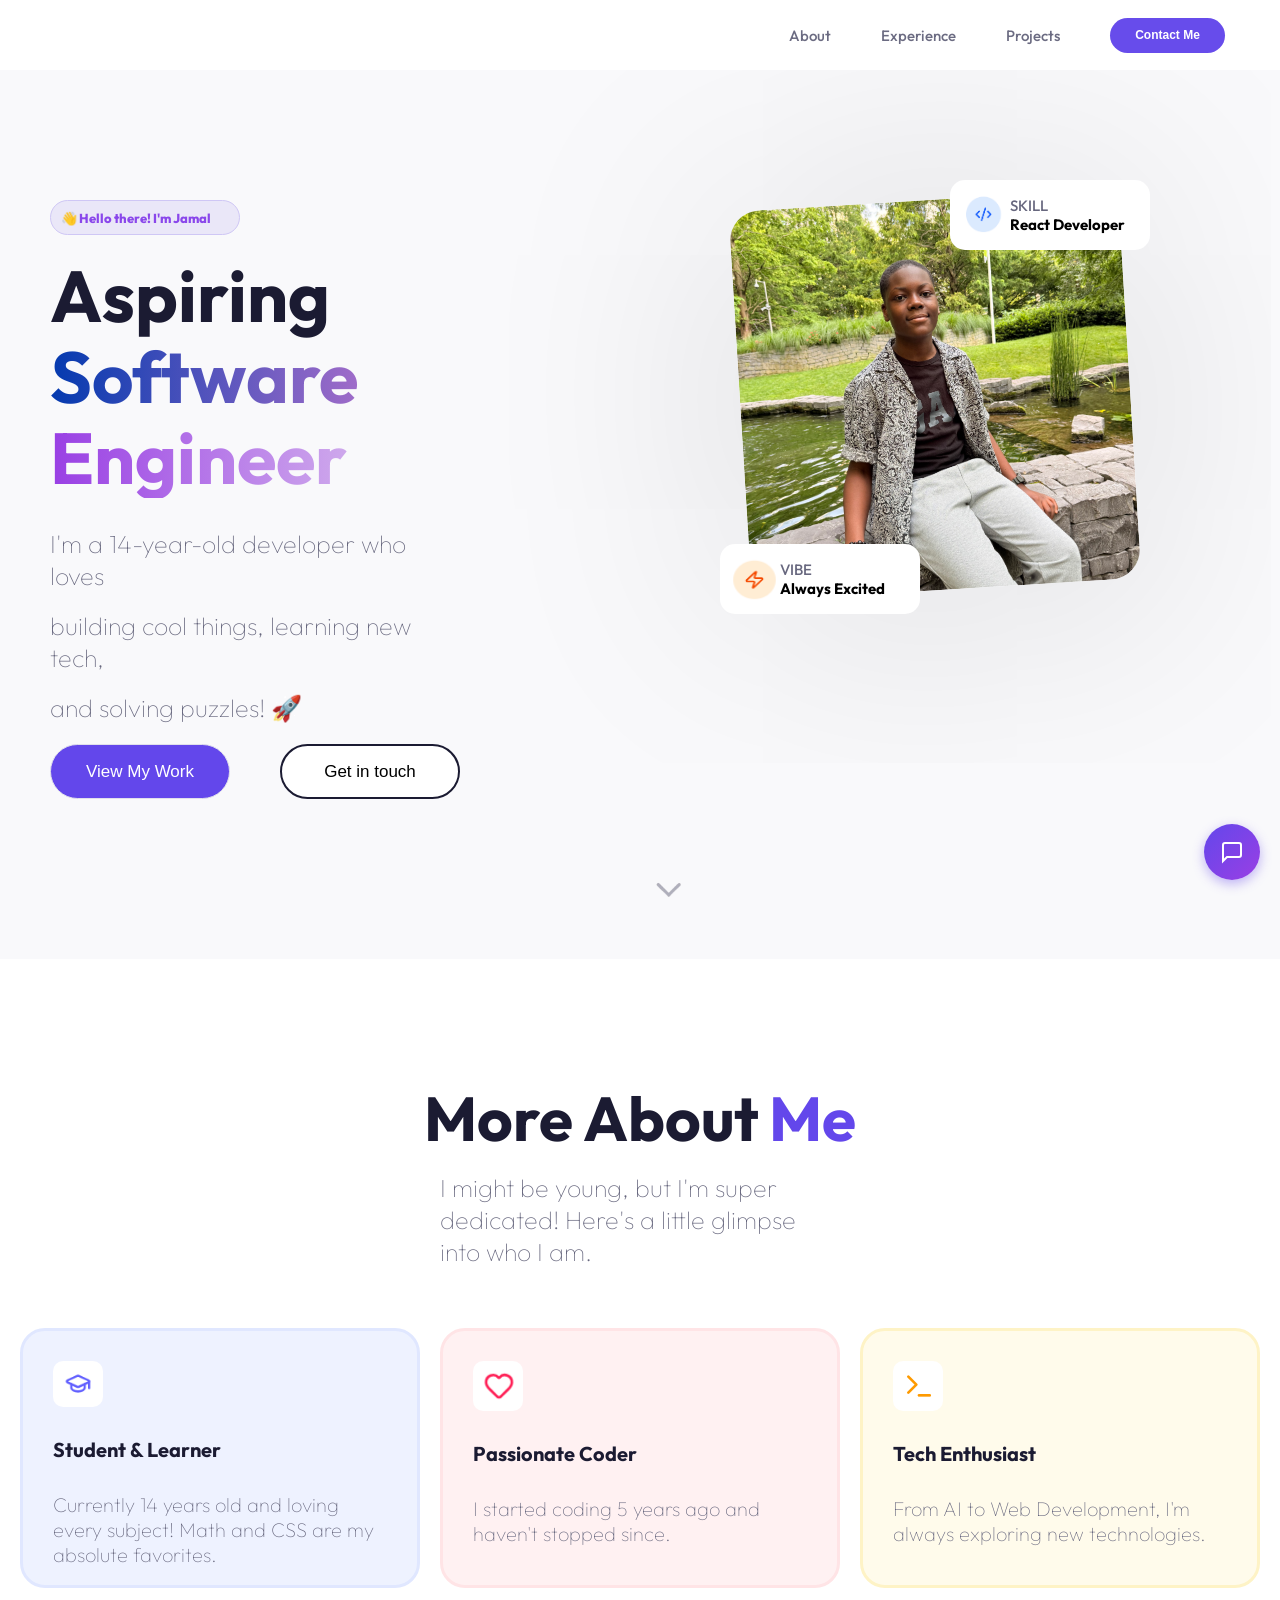
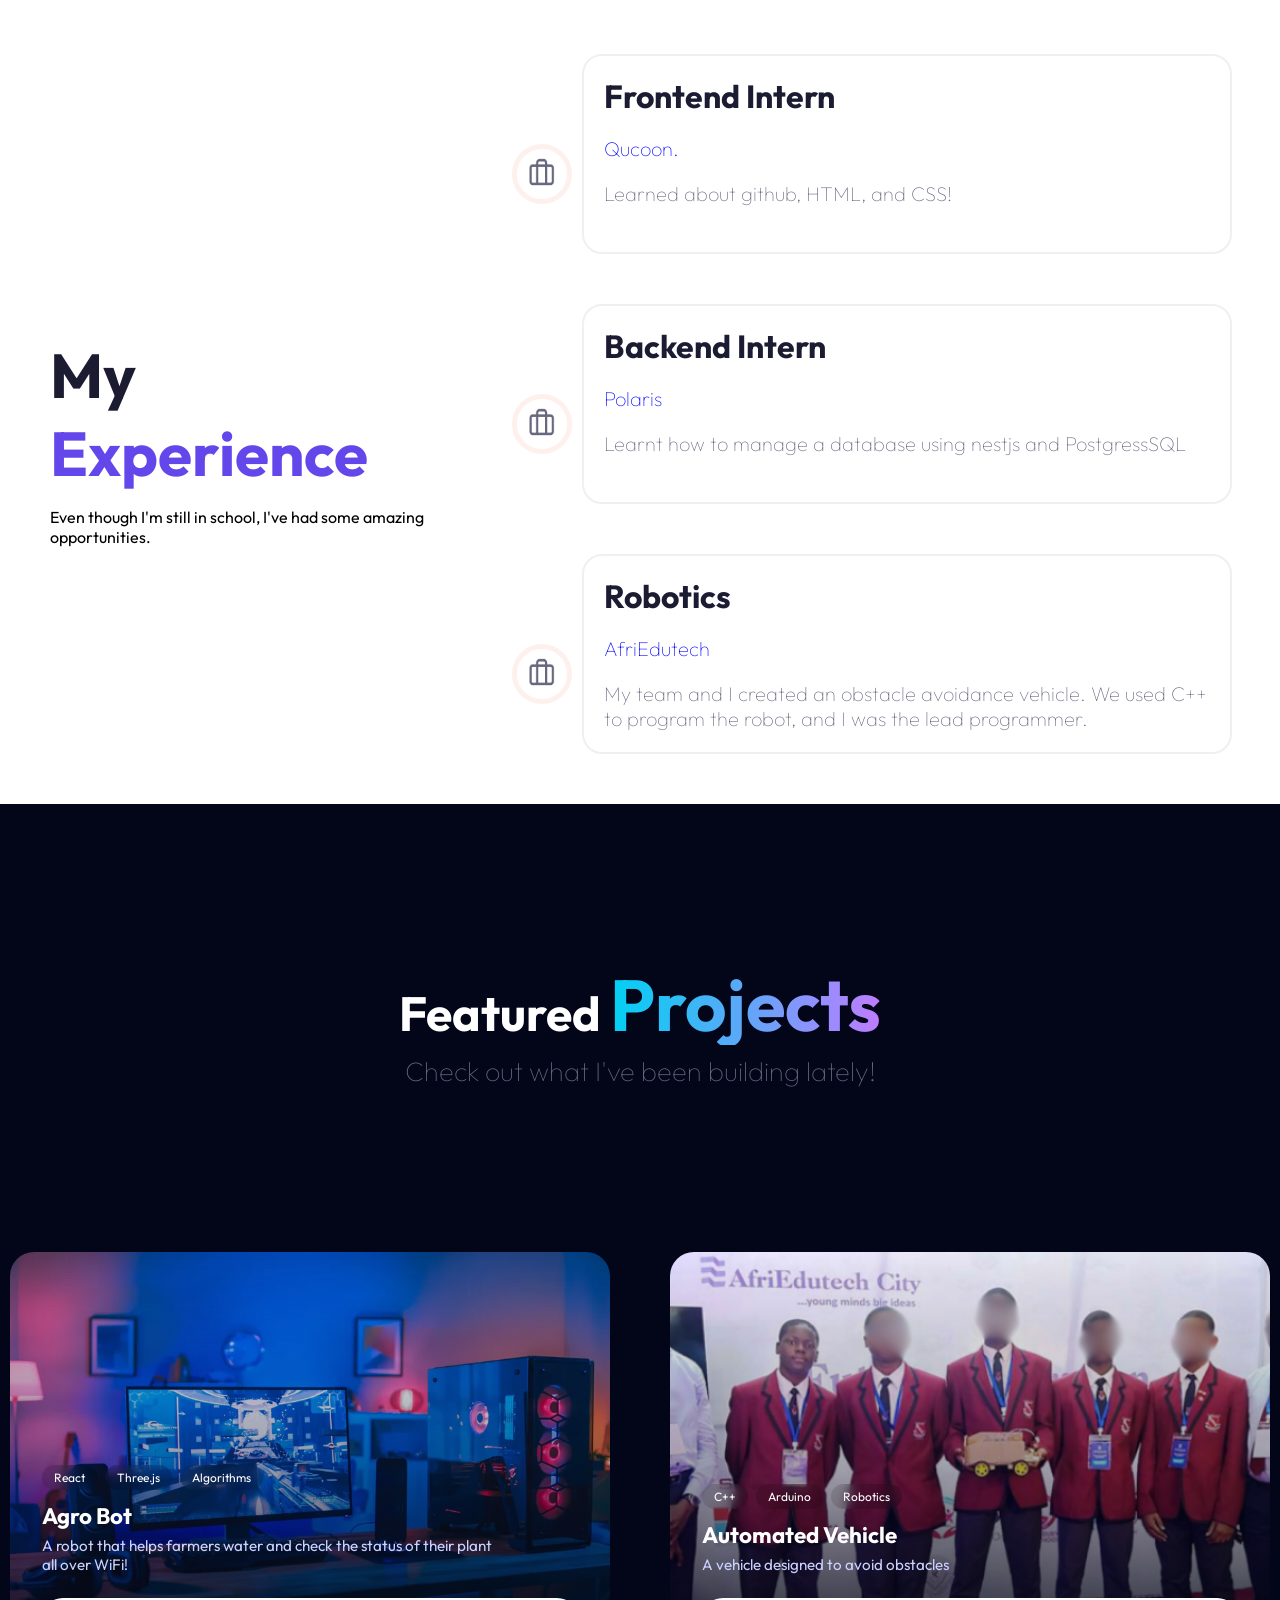
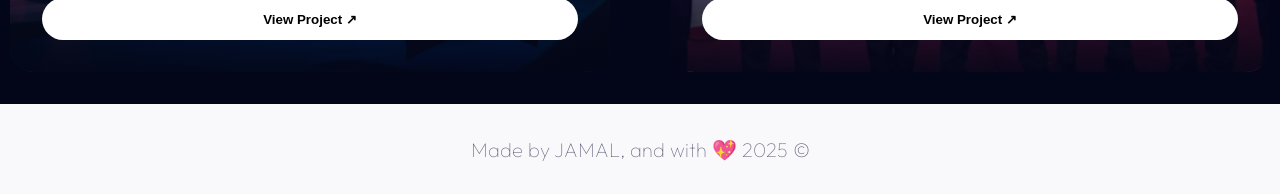
<file: index.html>
<!doctype html>
<html lang="en">
  <head>
    <meta charset="UTF-8" />
    <meta name="viewport" content="width=device-width, initial-scale=1.0" />
    <title>Portfolio</title>
    <link rel="stylesheet" href="style.css" />
    <link rel="preconnect" href="https://fonts.googleapis.com" />
    <link rel="preconnect" href="https://fonts.gstatic.com" crossorigin />
    <link
      href="https://fonts.googleapis.com/css2?family=Outfit:wght@300;400;500;600;700;800&display=swap"
      rel="stylesheet"
    />
    <link rel="icon" href="favicon.png" type="image/x-icon" />
  </head>
  <body>
    <nav class="nav_bar">
      <a href="#about"><p class="skill-text">About</p></a>
      <a href="#experience"><p class="skill-text">Experience</p></a>
      <a href="#projects"><p class="skill-text">Projects</p></a>
      <a href="#contact">
        <button class="nav-button">Contact Me</button>
      </a>
    </nav>
    <main class="container">
      <section class="welcome" id="about">
        <div class="welcome_content">
          <div class="left">
            <div class="hello">
              <h4>👋 Hello there! I'm Jamal</h4>
            </div>

            <h1 class="title">
              Aspiring <span class="colored">Software</span>
              <span class="engine_color">Engineer</span>
            </h1>

            <div class="paragraph">
              <p class="content">I'm a 14-year-old developer who loves</p>
              <p class="content">building cool things, learning new tech,</p>
              <p class="content">and solving puzzles! 🚀</p>
            </div>

            <div class="button_div">
              <a href="#projects">
                <button class="button">View My Work</button>
              </a>
              <a href="#contact">
                <button class="button2">Get in touch</button>
              </a>
            </div>
          </div>

          <div class="right">
            <div class="right-image-container">
              <img class="me" src="jamal1.jpeg" />

              <div class="skill">
                <img src="f.png" />
                <div class="skill-content">
                  <p class="skill-text">SKILL</p>
                  <p class="dev">React Developer</p>
                </div>
              </div>

              <div class="vibe">
                <img src="g.png" />
                <div class="skill-content">
                  <p class="skill-text">VIBE</p>
                  <p class="dev">Always Excited</p>
                </div>
              </div>
            </div>
          </div>
        </div>
        <div class="arrow">
          <img src="h.png" class="h" />
        </div>
      </section>
    </main>

    <section class="more_about-me">
      <div class="about_header">
        <div class="row">
          <h1 class="More">More About</h1>
          <h1 class="More2">Me</h1>
        </div>
        <p class="content">
          I might be young, but I'm super dedicated! Here's a little glimpse
          into who I am.
        </p>
      </div>

      <div class="cards">
        <div class="card1">
          <img src="a.png" class="tiny" />
          <p class="card_hed">Student & Learner</p>
          <p class="p_content">
            Currently 14 years old and loving every subject! Math and CSS are my
            absolute favorites.
          </p>
        </div>

        <div class="card2">
          <img src="b.png" class="tiny" />
          <p class="card_hed">Passionate Coder</p>
          <p class="p_content">
            I started coding 5 years ago and haven't stopped since.
          </p>
        </div>

        <div class="card3">
          <img src="c.png" class="tiny" />
          <p class="card_hed">Tech Enthusiast</p>
          <p class="p_content">
            From AI to Web Development, I'm always exploring new technologies.
          </p>
        </div>
      </div>
    </section>

    <section class="my_experiences">
      <div class="left_exp" id="experience">
        <div class="exp_hed">
          <h1 class="More">My</h1>
          <h1 class="More2">Experience</h1>
        </div>
        <p class="p_content0">
          Even though I'm still in school, I've had some amazing opportunities.
        </p>
      </div>

      <div class="right_exp">
        <div class="right_cards">
          <div class="right_card">
            <img src="bag.png" class="bag" />
            <div class="right_card_content">
              <h1 class="right_hed">Frontend Intern</h1>
              <p class="p_content_color">Qucoon.</p>
              <p class="p_contents">Learned about github, HTML, and CSS!</p>
            </div>
          </div>
        </div>

        <div class="right_cards">
          <div class="right_card">
            <img src="bag.png" class="bag" />
            <div class="right_card_content">
              <h1 class="right_hed">Backend Intern</h1>
              <p class="p_content_color">Polaris</p>
              <p class="p_contents">
                Learnt how to manage a database using nestjs and PostgressSQL
              </p>
            </div>
          </div>
        </div>

        <div class="right_cards">
          <div class="right_card">
            <img src="bag.png" class="bag" />
            <div class="right_card_content">
              <h1 class="right_hed">Robotics</h1>
              <p class="p_content_color">AfriEdutech</p>
              <p class="p_contents">
                My team and I created an obstacle avoidance vehicle. We used C++
                to program the robot, and I was the lead programmer.
              </p>
            </div>
          </div>
        </div>
      </div>
    </section>
    <!-- <section>
      <div class="certification">
        <h1 class="Certification_Title">My Certifications</h1>
      </div>
    </section> -->
    <section class="featured_projects" id="projects">
      <div class="fhed">
        <h1 class="title2">Featured <span class="colored2">Projects</span></h1>
        <p class="p_content3">Check out what I've been building lately!</p>
      </div>

      <div class="last_row">
        <div class="no1">
          <div class="project_overlay">
            <div class="project_tags">
              <span>React</span>
              <span>Three.js</span>
              <span>Algorithms</span>
            </div>
            <h3>Agro Bot</h3>
            <p class="project_desc">
              A robot that helps farmers water and check the status of their
              plant all over WiFi!
            </p>
            <button class="project_btn">View Project ↗</button>
          </div>
        </div>

        <div class="no2">
          <div class="project_overlay">
            <div class="project_tags">
              <span>C++</span>
              <span>Arduino</span>
              <span>Robotics</span>
            </div>
            <h3>Automated Vehicle</h3>
            <p class="project_desc">A vehicle designed to avoid obstacles</p>
            <button class="project_btn">View Project ↗</button>
          </div>
        </div>
      </div>
    </section>

    <div class="footer" id="contact">
      <p class="p_content">Made by JAMAL, and with 💖 2025 ©️</p>
    </div>

    <!-- Chatbot Widget -->
    <div class="chatbot-widget">
      <div class="chatbot-toggle" id="chatbotToggle">
        <svg
          width="24"
          height="24"
          viewBox="0 0 24 24"
          fill="none"
          stroke="currentColor"
          stroke-width="2"
        >
          <path
            d="M21 15a2 2 0 0 1-2 2H7l-4 4V5a2 2 0 0 1 2-2h14a2 2 0 0 1 2 2z"
          ></path>
        </svg>
      </div>

      <div class="chatbot-window" id="chatbotWindow">
        <div class="chatbot-header">
          <h3>Chat with me!</h3>
          <button class="chatbot-close" id="chatbotClose">×</button>
        </div>

        <div class="chatbot-messages" id="chatbotMessages">
          <div class="message bot-message">
            <p>Hi! 👋 How can I help you today?</p>
          </div>
        </div>

        <div class="chatbot-input-area">
          <input
            type="text"
            id="chatbotInput"
            class="chatbot-input"
            placeholder="Type your message..."
          />
          <button class="chatbot-send" id="chatbotSend">
            <svg
              width="18"
              height="18"
              viewBox="0 0 24 24"
              fill="none"
              stroke="currentColor"
              stroke-width="2"
            >
              <line x1="22" y1="2" x2="11" y2="13"></line>
              <polygon points="22 2 15 22 11 13 2 9 22 2"></polygon>
            </svg>
          </button>
        </div>
      </div>
    </div>

    <script src="chatbot.js"></script>
  </body>
</html>
</file>
<file: style.css>
* {
  margin: 0;
  padding: 0;
  box-sizing: border-box;
}

body {
  overflow-x: hidden;
  font-family:
    Outfit,
    system-ui,
    -apple-system,
    BlinkMacSystemFont,
    "Segoe UI",
    Roboto,
    Oxygen,
    Ubuntu,
    Cantarell,
    "Open Sans",
    "Helvetica Neue",
    sans-serif;
  background-color: #f9f9fb;
  overflow-x: hidden !important;
  overflow-y: auto !important;
}

/* Full Page Preloader */
#preloader {
  position: fixed;
  top: 0;
  left: 0;
  width: 100%;
  height: 100%;
  background-color: #f9f9fb;
  display: flex;
  flex-direction: column;
  justify-content: center;
  align-items: center;
  z-index: 9999;
  transition:
    opacity 0.8s ease,
    visibility 0.8s ease;
}

#preloader.fade-out {
  opacity: 0;
  visibility: hidden;
}

.preloader-spinner {
  width: 80px;
  height: 80px;
  border: 8px solid #e0e0e0;
  border-top: 8px solid #6347eb;
  border-radius: 50%;
  animation: spin 1.2s linear infinite;
}

.preloader-text {
  margin-top: 30px;
  font-size: 18px;
  color: #67677e;
  font-weight: 500;
  letter-spacing: 2px;
}

@keyframes spin {
  0% {
    transform: rotate(0deg);
  }
  100% {
    transform: rotate(360deg);
  }
}

/* End of Preloader Styles */

.title {
  line-height: 81px;
}
.fhed {
  display: flex;
  flex-direction: column;
  align-items: center;
  /* border: 1px solid lime; */
  margin-top: 120px;
}
.title2 {
  line-height: 81px;
  color: white;
  margin-top: 40px;
}

.p_content3 {
  color: #67677e;
  font-size: 27px;
  font-weight: 100;
}

.last_row {
  display: flex;
  gap: 60px;
}

.no1 {
  width: 600px;
  height: 400px;
  background-color: #e0e0e0; /* Skeleton base color */
  background-image: url("hi.png");
  border-radius: 20px;
  background-size: cover;
  background-position: center;
  position: relative;
  overflow: hidden;
}

.no1::before {
  content: "";
  position: absolute;
  inset: 0;
  background: linear-gradient(
    90deg,
    transparent,
    rgba(255, 255, 255, 0.4),
    transparent
  );
  transform: translateX(-100%);
  animation: shimmer 1.8s infinite;
}

.no2 {
  width: 600px;
  height: 400px;
  background-color: #e0e0e0; /* Skeleton base color */
  background-image: url("hi.png");
  border-radius: 20px;
  background-size: cover;
  background-position: center;
  position: relative;
  overflow: hidden;
}

.no2::before {
  content: "";
  position: absolute;
  inset: 0;
  background: linear-gradient(
    90deg,
    transparent,
    rgba(255, 255, 255, 0.4),
    transparent
  );
  transform: translateX(-100%);
  animation: shimmer 1.8s infinite;
}

.me {
  width: 390px;
  height: 390px;
  object-fit: cover;
  /* border: 3px solid white; */
  box-shadow: 0 8px 320px rgba(0, 0, 0, 0.15);
  border-radius: 30px;
  transform: rotate(-3.5deg);
  transition: transform 0.6s ease;
  position: relative;
  background-color: #e0e0e0; /* Skeleton while loading */
  overflow: hidden;
}

.me::before {
  content: "";
  position: absolute;
  inset: 0;
  background: linear-gradient(
    90deg,
    transparent,
    rgba(255, 255, 255, 0.4),
    transparent
  );
  transform: translateX(-100%);
  animation: shimmer 1.8s infinite;
}

/* Shimmer animation for loading effect */
@keyframes shimmer {
  0% {
    transform: translateX(-100%);
  }
  100% {
    transform: translateX(100%);
  }
}

/* Remove shimmer once image is loaded */
.me[src],
.no1[style*="url"],
.no2[style*="url"] {
  background-color: transparent !important;
}

.me[src]::before,
.no1[style*="url"]::before,
.no2[style*="url"]::before {
  animation: none;
  display: none;
}

.nav-button {
  width: 115px;
  background-color: #6347eb;
  height: 35px;
  border-radius: 30px;
  border: none;
  color: white;
  font-weight: 800;
  font-size: 12px;
}
/* ... (rest of your original CSS unchanged) ... */

/* All your remaining original styles below stay exactly the same */
h4 {
  color: #8a47eb;
  font-size: 13px;
  font-weight: 780;
}
.nav_bar {
  display: flex;
  justify-content: end;
  align-items: center;
  gap: 50px;
  padding-right: 55px;
  width: 100%;
  height: 70px;
  /* border: 3px solid rgb(121, 60, 0); */
  position: fixed;
  background-color: white;
  z-index: 1;
  opacity: 0.97;
  backdrop-filter: blur(16px);
}

.engine_color {
  background-image: linear-gradient(to right, #993fe4, #cea8ec);
  background-clip: text;
  -webkit-background-clip: text;
  color: transparent;
  -webkit-text-fill-color: transparent;
  display: inline-block;
  font-size: 72px;
  font-weight: bold;
}

.engine_color2 {
  background-image: linear-gradient(to right, #993fe4, #cea8ec);
  background-clip: text;
  -webkit-background-clip: text;
  color: transparent;
  -webkit-text-fill-color: transparent;
  display: inline-block;
  font-size: 72px;
  font-weight: bold;
}

.arrow {
  /* border: 10px solid rgb(75, 0, 56); */
  margin-top: 60px;
  height: 100px;
  width: 100px;
  margin-left: 590px;
}

.cards {
  /* border: 3px solid lime; */
  display: flex;
  gap: 20px;
}

.card1 {
  padding: 30px;
  gap: 30px;
  width: 400px;
  height: 260px;
  background-color: #eef2ff;
  border-radius: 25px;
  border: 3px solid #e0e7ff;
  display: flex;
  flex-direction: column;
  transition: 0.3s;
}

.card2 {
  gap: 30px;
  padding: 30px;
  width: 400px;
  height: 260px;
  background-color: #fff1f2;
  border-radius: 25px;
  border: 3px solid #ffe4e6;
  display: flex;
  flex-direction: column;
  transition: 0.3s;
}

.card3 {
  gap: 30px;
  padding: 30px;
  width: 400px;
  height: 260px;
  background-color: #fffbeb;
  border: 3px solid #fef3c6;
  border-radius: 25px;
  display: flex;
  flex-direction: column;
  transition: 0.3s;
}

.card1:hover {
  padding: 30px;
  gap: 30px;
  width: 400px;
  height: 260px;
  background-color: #eef2ff;
  border-radius: 25px;
  border: 3px solid #4bdbff;
  display: flex;
  flex-direction: column;
  transform: translateY(-10px);
}

.card2:hover {
  gap: 30px;
  padding: 30px;
  width: 400px;
  height: 260px;
  background-color: #fff1f2;
  border-radius: 25px;
  border: 3px solid #fd44eb;
  display: flex;
  flex-direction: column;
  transform: translateY(-10px);
}

.card3:hover {
  gap: 30px;
  padding: 30px;
  width: 400px;
  height: 260px;
  background-color: #fffbeb;
  border: 3px solid #ffff00;

  border-radius: 25px;
  display: flex;
  flex-direction: column;
  transform: translateY(-10px);
  transition: 0.3s;
}

.left_exp {
  width: 40%;
  height: auto;
  background-color: rgb(255, 255, 255);
  padding-top: 75px;
  padding-left: 50px;
  display: flex;
  flex-direction: column;
  justify-content: center;
  gap: 15px;
  /* border: 10px solid green; */
}

.right_exp {
  width: 60%;
  height: auto;
  background-color: rgb(255, 255, 255);
}

.my_experiences {
  display: flex;
  height: 900px;
}
.footer {
  width: 100%;
  height: 90px;
}
.featured_projects {
  height: 900px;
  width: 100%;
  background-color: #020618;
  gap: 100px;
  display: flex;
  flex-direction: column;
  align-items: center;
}

.tiny {
  object-fit: cover;
  width: 50px;
  height: 50px;
  border-radius: 10px;
}

.about_header {
  display: flex;
  flex-direction: column;
  gap: 5px;
  align-items: center;
  /* border: 3px solid lime; */
}

@keyframes bounce {
  0% {
    transform: translateY(0px);
  }
  50% {
    transform: translateY(-10px);
  }
  100% {
    transform: translateY(0px);
  }
}

.h {
  width: 60px;
  height: 60px;
  object-fit: contain;
  animation: bounce 1s infinite;
}

.more_about-me {
  width: 100%;
  height: 645px;
  padding-top: 120px;
  /* border: 1px solid red; */
  background-color: #ffffff;
  display: flex;
  flex-direction: column;
  align-items: center;
  gap: 60px;
}

.right_card {
  display: flex;
  gap: 10px;
  flex-direction: row;
  /* border: 10px solid red; */
  background-color: #ffffff;
  height: auto;
  margin-top: 40px;
}

.right_card_content {
  background-color: #ffffff;
  padding: 20px;
  display: flex;
  gap: 20px;
  border: 2px solid #efeff4;
  flex-direction: column;
  border-radius: 20px;
  /* height: 10%; */
  margin-top: 10px;
  width: 650px;
  height: 200px;
}

.bag {
  margin-top: 100px;
  width: 60px;
  height: 60px;
  border-radius: 50%;
  border: 5px solid #fef0ec;
}

.right_hed {
  font-size: 200%;
}

.container {
  display: flex;
  /* border: 10px solid rgb(7, 52, 197); */
  padding-top: 200px;
  padding-left: 50px;
  padding-right: 50px;
  flex-direction: column;
  background-color: #f9f9fb;
  height: auto;
  align-items: center;
  width: 100%;
}

.my_experiences {
  height: 800px;
  width: 100%;
  background-color: #f9f9fb;
}

.welcome {
  /* border: 3px solid rgb(146, 49, 146); */
  /* gap: 20px; */
  display: flex;
  flex-direction: column;
}

.row {
  display: flex;
  flex-direction: row;
  gap: 10px;
}

img {
  height: 50px;
  width: 50px;
}

.colored {
  background-image: linear-gradient(to right, #043aaf, #9f6cc9);
  background-clip: text;
  -webkit-background-clip: text;
  color: transparent;
  -webkit-text-fill-color: transparent;
  display: inline-block;
  font-size: 72px;
  font-weight: bold;
}

.colored2 {
  background-image: linear-gradient(to right, #00d1f3, #bf7cff);
  background-clip: text;
  -webkit-background-clip: text;
  color: transparent;
  -webkit-text-fill-color: transparent;
  display: inline-block;
  font-size: 72px;
  font-weight: bold;
}

h1 {
  color: #1b1b32;
  font-size: 72px;
  font-weight: bold;
}
.paragraph {
  display: flex;
  gap: 8px;
  flex-direction: column;
}
.hello {
  height: 35px;
  width: 190px;
  background-color: #eae7f8;
  border: 1px solid #cfc7f5;
  border-radius: 20px;
  display: flex;
  align-items: center;
  padding: 10px;
}

.dev {
  color: #000000;
  font-size: 15px;
  font-weight: 700;
}

.content {
  margin-top: 10px;
  color: #67677e;
  font-size: 25px;
  width: 400px;
  font-weight: 100;
}

.card_hed {
  font-weight: 700;
  font-size: 20px;
  color: #1b1b32;
}
.footer {
  display: flex;
  justify-content: center;
  align-items: center;
}
.p_content {
  color: #67677e;
  font-size: 20px;
  font-weight: 100;
}

.p_content_color {
  color: blue;
  font-size: 20px;
  font-weight: 100;
}

.skill-content {
  display: flex;
  flex-direction: column;
}

.skill-text {
  color: #67677e;
  font-size: 15px;
  font-weight: 500;
}

.welcome_content {
  /* border: 3px solid red; */
  display: flex;
  justify-content: space-between;
}

.More {
  color: #1b1b32;
  font-size: 62px;
  font-weight: bold;
}

.More2 {
  color: #6347eb;
  font-size: 62px;
  font-weight: bold;
}

.left {
  display: flex;
  flex-direction: column;
  gap: 20px;
  /* border: 3px solid orange; */
  flex: 1;
}

.button_div {
  /* border: 3px solid powderblue; */
  display: flex;
  gap: 50px;
}

.right {
  /* border: 3px solid rgb(20, 220, 47); */
  /* width: 100%; */
  /* max-width: 350px; */
  height: 350px;
  flex: 1;
  display: flex;
  flex-direction: column;
  align-items: center;
}

h3 {
  color: #ffffff;
  font-size: 18px;
}

.me:hover {
  width: 390px;
  height: 390px;
  object-fit: cover;
  /* border: 3px solid white; */
  box-shadow: 0 8px 320px rgba(0, 0, 0, 0.15);
  border-radius: 30px;
  transform: rotate(-0deg);
  position: relative;
}
/* .right { */
.right-image-container {
  position: relative;
  left: 0;
  top: 0;
  /* border: 2px solid red; */
}

.skill {
  width: 200px;
  height: 70px;
  /* border: 2px solid purple; */
  position: absolute;
  top: -20px;
  right: -20px;
  background-color: rgb(255, 255, 255);
  border-radius: 15px;
  animation: float 2s ease-in-out infinite;
  display: flex;
  align-items: center;
  padding: 10px;
}

.vibe {
  width: 200px;
  height: 70px;
  /* border: 2px solid purple; */
  position: absolute;
  bottom: -20px;
  left: -20px;
  background-color: rgb(255, 255, 255);
  border-radius: 15px;
  animation: float 2s ease-in-out infinite;
  display: flex;
  align-items: center;
  padding: 10px;
}

@keyframes float {
  0% {
    transform: translateY(0);
  }
  50% {
    transform: translateY(-10px);
  }
  100% {
    transform: translateY(0);
  }
}

@keyframes spin {
  100% {
    transform: rotate(360deg);
  }
}

.g {
  color: #1b1b32;
  font-size: 18px;
}

.button {
  height: 55px;
  width: 180px;
  border-radius: 40px;
  border: 1px solid #e0e0eb;
  background-color: #6347eb;
  box-shadow: #d3cdf7;
  color: white;
  font-size: 17px;
}

.button2 {
  font-size: 17px;
  height: 55px;
  width: 180px;
  border-radius: 40px;
  border: 2px solid #1b1b32;
  background-color: #ffffff;
  box-shadow: #d3cdf7;
}

.fhed {
  text-align: center;
  margin-bottom: 4rem;
}

.title2 {
  font-size: 3rem;
  font-weight: 700;
}

.title2 .colored2 {
  color: #4cc9f0;
}

.p_content {
  color: #67677e;
  font-size: 20px;
  font-weight: 100;
}

.p_contents {
  color: #67677e;
  font-size: 20px;
  font-weight: 100;
}

.no1,
.no2 {
  position: relative;
  height: 420px;
  border-radius: 24px;
  overflow: hidden;
  background-size: cover;
  background-position: center;
}

.project_overlay {
  position: absolute;
  inset: 0;
  padding: 2rem;
  display: flex;
  flex-direction: column;
  justify-content: flex-end;
  background: linear-gradient(
    to top,
    rgba(3, 6, 23, 0.95),
    rgba(3, 6, 23, 0.35),
    transparent
  );
}

.project_tags {
  display: flex;
  gap: 0.5rem;
  margin-bottom: 0.75rem;
  flex-wrap: wrap;
}

.project_tags span {
  padding: 0.3rem 0.75rem;
  font-size: 0.75rem;
  border-radius: 999px;
  background: rgba(2, 2, 2, 0.12);
  backdrop-filter: blur(6px);
}
span {
  color: #fff;
}
.project_overlay h3 {
  font-size: 1.4rem;
  margin-bottom: 0.4rem;
}

.project_desc {
  font-size: 0.95rem;
  color: #cbd1ff;
  max-width: 85%;
}

.project_btn {
  margin-top: 1.5rem;
  width: 100%;
  height: 42px;
  border-radius: 999px;
  border: none;
  background: #fff;
  color: #000000;
  font-weight: 600;
  cursor: pointer;
  transition:
    transform 0.2s ease,
    box-shadow 0.2s ease;
}

.project_btn:hover {
  transform: translateY(-2px);
  box-shadow: 0 8px 20px rgba(255, 255, 255, 0.25);
}

.no1 {
  background-image: url("comp.png");
}

.no2 {
  background-image: url("hi.png");
}
.certification {
  background-color: #313131;
  width: 100%;
  height: 600px;
  display: flex;
  flex-direction: column;
  align-items: center;
  padding: 80px;
}

.Certification_Title {
  color: #fcfcfc;
  font-size: 62px;
  font-weight: bold;
}

@media (min-width: 50px) and (max-width: 850px) {
  body {
    overflow-x: hidden;
  }
  .arrow {
    /* border: 10px solid rgb(75, 0, 56); */
    margin-top: 30px;
    height: 100px;
    width: 100px;
    margin-left: 320px;
  }
  .row {
    display: flex;
    flex-direction: row;
    gap: 0px;
  }
  .no1 {
    width: 400px;
    height: 500px;
    background-image: url("comp.png");
  }

  .no2 {
    width: 400px;
    height: 500px;
    background-image: url("hi.png");
    object-fit: cover;
  }
  .nav_bar {
    display: flex;
    gap: 20px;
    justify-content: center;
  }
  .container {
    display: flex;
    flex-direction: column;
    justify-content: center;
    width: 100%;
  }
  .welcome {
    display: flex;
    flex-direction: column;
    justify-content: center;
  }
  .welcome_content {
    display: flex;
    flex-direction: column;
    justify-content: center;
  }

  .title {
    /* font-size: 20px; */
    display: flex;
    flex-direction: column;
    align-items: center;
  }
  .hello_box {
    display: flex;
    justify-content: center;
  }
  .left {
    display: flex;
    align-items: center;
    gap: 30px;
  }

  .right {
    padding: 150px;
  }

  .p_content0 {
    color: #ffff;
  }

  .more_about-me {
    width: 100%;
    height: auto;
    padding-top: 120px;
    /* border: 1px solid red; */
    background-color: #ffffff;
    display: flex;
    flex-direction: column;
    align-items: center;
    gap: 60px;
  }

  .cards {
    /* border: 3px solid lime; */
    display: flex;
    flex-direction: column;
    gap: 20px;
  }
  .my_experiences {
    display: flex;
    flex-direction: column;
    height: auto;
    width: auto;
    padding-bottom: 100px;
    background-color: #ffffff;
  }
  .featured_projects {
    display: flex;
    flex-direction: column;
    height: auto;
  }
  .right_card_content {
    background-color: #ffffff;
    display: flex;
    /* gap: 10px; */
    border: 2px solid #efeff4;
    flex-direction: column;
    border-radius: 20px;
    /* height: 10%; */
    width: auto;
    height: 240px;
  }
  .right_card {
    display: flex;
    gap: 10px;
    flex-direction: row;
    /* border: 10px solid red; */
    align-items: center;
    background-color: #ffffff;
    height: auto;
    margin-top: 40px;
    width: 450px;
  }

  .last_row {
    display: flex;
    flex-direction: column;
    gap: 60px;
  }
}

a {
  text-decoration: none;
  font-weight: 800;
}

html {
  scroll-behavior: smooth;
}

section,
.footer {
  scroll-margin-top: 90px;
}

/* ===== CHATBOT WIDGET STYLES ===== */
.chatbot-widget {
  position: fixed;
  bottom: 20px;
  right: 20px;
  z-index: 999;
  font-family: Outfit, system-ui;
  -webkit-user-select: none;
  user-select: none;
  pointer-events: auto;
}

.chatbot-toggle {
  width: 56px;
  height: 56px;
  min-width: 56px;
  min-height: 56px;
  border-radius: 50%;
  background: linear-gradient(135deg, #6347eb, #993fe4);
  color: white;
  border: none;
  cursor: pointer;
  display: flex;
  align-items: center;
  justify-content: center;
  box-shadow: 0 4px 12px rgba(99, 71, 235, 0.4);
  transition: all 0.3s ease;
  padding: 0;
  -webkit-tap-highlight-color: transparent;
  touch-action: manipulation;
}

.chatbot-toggle:hover {
  transform: scale(1.1);
  box-shadow: 0 6px 16px rgba(99, 71, 235, 0.6);
}

.chatbot-toggle.active {
  display: none;
}

.chatbot-window {
  position: fixed;
  bottom: 100px;
  right: 20px;
  width: 380px;
  height: 500px;
  background: white;
  border-radius: 16px;
  box-shadow: 0 5px 40px rgba(0, 0, 0, 0.15);
  display: none;
  flex-direction: column;
  opacity: 0;
  transition: opacity 0.3s ease, visibility 0.3s ease;
  visibility: hidden;
  z-index: 1000;
  -webkit-user-select: none;
  user-select: none;
}

.chatbot-window.active {
  display: flex;
  opacity: 1;
  visibility: visible;
}

.chatbot-header {
  background: linear-gradient(135deg, #6347eb, #993fe4);
  color: white;
  padding: 16px;
  border-radius: 16px 16px 0 0;
  display: flex;
  justify-content: space-between;
  align-items: center;
  flex-shrink: 0;
}

.chatbot-header h3 {
  margin: 0;
  font-size: 16px;
  font-weight: 600;
}

.chatbot-close {
  background: none;
  border: none;
  color: white;
  font-size: 28px;
  cursor: pointer;
  padding: 0;
  width: 32px;
  height: 32px;
  display: flex;
  align-items: center;
  justify-content: center;
  transition: transform 0.2s ease;
}

.chatbot-close:hover {
  transform: rotate(90deg);
}

.chatbot-messages {
  flex: 1;
  padding: 16px;
  overflow-y: auto;
  background: #f9f9fb;
  display: flex;
  flex-direction: column;
  gap: 12px;
}

.message {
  display: flex;
  margin-bottom: 0;
  animation: messageSlide 0.3s ease;
}

@keyframes messageSlide {
  from {
    opacity: 0;
    transform: translateY(10px);
  }
  to {
    opacity: 1;
    transform: translateY(0);
  }
}

.bot-message {
  justify-content: flex-start;
}

.bot-message p {
  background: #555050;
  padding: 10px 14px;
  border-radius: 12px;
  border-left: 3px solid #555050;
  max-width: 80%;
  margin: 0;
  font-size: 14px;
  color: #ffffff;
  word-wrap: break-word;
}

.bot-message.loading p {
  padding: 12px 14px;
  display: flex;
  gap: 4px;
  border: none;
}

.bot-message.loading span {
  width: 8px;
  height: 8px;
  border-radius: 50%;
  background: #6347eb;
  animation: bounce 1.4s infinite;
}

.bot-message.loading span:nth-child(2) {
  animation-delay: 0.2s;
}

.bot-message.loading span:nth-child(3) {
  animation-delay: 0.4s;
}

@keyframes bounce {
  0%,
  80%,
  100% {
    transform: translateY(0);
  }
  40% {
    transform: translateY(-10px);
  }
}

.user-message {
  justify-content: flex-end;
}

.user-message p {
  background: linear-gradient(135deg, #6347eb, #993fe4);
  color: white;
  padding: 10px 14px;
  border-radius: 12px;
  max-width: 80%;
  margin: 0;
  font-size: 14px;
  word-wrap: break-word;
}

.chatbot-input-area {
  display: flex;
  gap: 8px;
  padding: 12px;
  border-top: 1px solid #e0e0e0;
  background: white;
  border-radius: 0 0 16px 16px;
  flex-shrink: 0;
}

.chatbot-input {
  flex: 1;
  border: 1px solid #e0e0e0;
  border-radius: 20px;
  padding: 10px 14px;
  font-size: 14px;
  outline: none;
  transition: border-color 0.2s ease;
  font-family: Outfit, system-ui;
  appearance: none;
  -webkit-appearance: none;
  -webkit-border-radius: 20px;
}

.chatbot-input:focus {
  border-color: #6347eb;
  outline: none;
}

.chatbot-send {
  width: 36px;
  height: 36px;
  min-width: 36px;
  min-height: 36px;
  border-radius: 50%;
  background: linear-gradient(135deg, #6347eb, #993fe4);
  color: white;
  border: none;
  cursor: pointer;
  display: flex;
  align-items: center;
  justify-content: center;
  transition: all 0.2s ease;
  padding: 0;
  flex-shrink: 0;
  -webkit-tap-highlight-color: transparent;
  touch-action: manipulation;
}

.chatbot-send:hover {
  transform: scale(1.05);
}

.chatbot-send:active {
  transform: scale(0.95);
}

/* Scrollbar styling */
.chatbot-messages::-webkit-scrollbar {
  width: 6px;
}

.chatbot-messages::-webkit-scrollbar-track {
  background: #f1f1f1;
  border-radius: 10px;
}

.chatbot-messages::-webkit-scrollbar-thumb {
  background: #6347eb;
  border-radius: 10px;
}

.chatbot-messages::-webkit-scrollbar-thumb:hover {
  background: #4d2f9a;
}

/* Mobile responsiveness for chatbot */
@media (max-width: 768px) {
  .chatbot-widget {
    bottom: 16px;
    right: max(16px, env(safe-area-inset-right));
  }

  .chatbot-window {
    width: calc(100vw - 32px);
    max-width: 380px;
    height: 60vh;
    max-height: 500px;
    right: 16px;
    bottom: 90px;
  }

  .chatbot-toggle {
    width: 56px;
    height: 56px;
  }

  .chatbot-header h3 {
    font-size: 15px;
  }

  .chatbot-input {
    padding: 12px 14px;
    font-size: 16px;
  }

  .message p {
    font-size: 15px;
  }

  .chatbot-send {
    width: 40px;
    height: 40px;
  }
}

@media (max-width: 480px) {
  .chatbot-widget {
    bottom: max(12px, env(safe-area-inset-bottom));
    right: max(12px, env(safe-area-inset-right));
  }

  .chatbot-window {
    width: calc(100vw - 24px);
    max-width: none;
    height: 65vh;
    max-height: 450px;
    right: 12px;
    bottom: max(75px, calc(70px + env(safe-area-inset-bottom)));
    border-radius: 14px;
  }

  .chatbot-toggle {
    width: 52px;
    height: 52px;
  }

  .chatbot-header {
    padding: 14px 12px;
  }

  .chatbot-header h3 {
    font-size: 14px;
    font-weight: 600;
  }

  .chatbot-close {
    font-size: 24px;
    width: 28px;
    height: 28px;
  }

  .chatbot-messages {
    padding: 12px;
    gap: 10px;
  }

  .bot-message p,
  .user-message p {
    padding: 10px 12px;
    font-size: 14px;
  }

  .chatbot-input-area {
    padding: 10px;
    gap: 6px;
    padding-bottom: max(10px, env(safe-area-inset-bottom));
  }

  .chatbot-input {
    padding: 12px 14px;
    font-size: 16px;
    border-radius: 18px;
  }

  .chatbot-send {
    width: 38px;
    height: 38px;
  }

  .chatbot-send svg {
    width: 16px;
    height: 16px;
  }

  .message {
    animation: messageSlide 0.2s ease;
  }
}

@media (max-height: 600px) {
  .chatbot-window {
    height: calc(100vh - 100px) !important;
    bottom: 60px !important;
  }
}

/* Additional mobile optimizations */
.chatbot-widget * {
  -webkit-user-select: none;
  -webkit-touch-callout: none;
  user-select: none;
}

.chatbot-input,
.chatbot-input::-webkit-input-placeholder {
  -webkit-user-select: text;
  user-select: text;
}

.message p {
  -webkit-user-select: text;
  user-select: text;
  word-break: break-word;
  overflow-wrap: break-word;
}

/* Prevent iOS auto-zoom on input focus */
@supports (-webkit-touch-callout: none) {
  .chatbot-input {
    font-size: 16px !important;
  }
}
</file>
